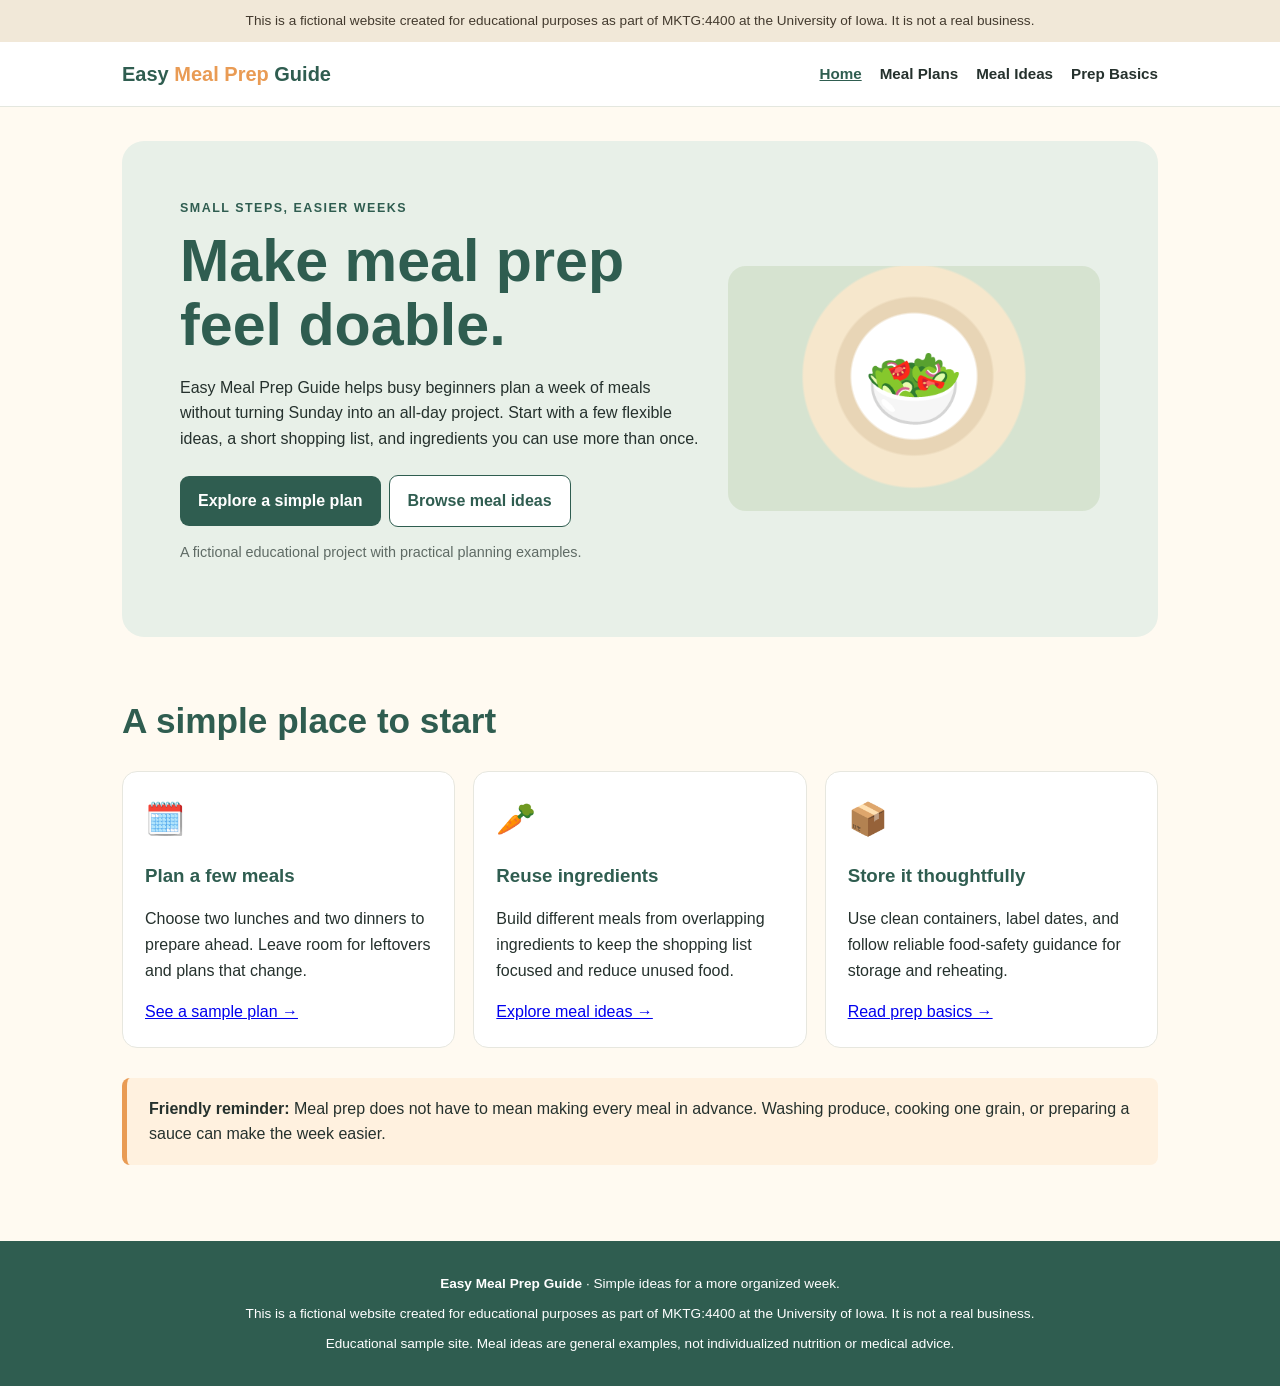
<file: index.html>
<!doctype html>
<html lang="en">
<head>
<meta charset="utf-8">
<meta name="viewport" content="width=device-width, initial-scale=1">
<title>Easy Meal Prep Guide | Simple Weekly Meal Planning</title>
<meta name="description" content="Plan a calmer week with beginner-friendly meal prep tips, a simple weekly plan, and easy recipe ideas from Easy Meal Prep Guide.">
<link rel="stylesheet" href="styles.css">
</head>
<body>
<div class="notice">This is a fictional website created for educational purposes as part of MKTG:4400 at the University of Iowa. It is not a real business.</div>
<header><div class="navwrap"><a class="brand" href="index.html">Easy <span>Meal Prep</span> Guide</a><nav aria-label="Main navigation"><a href="index.html" aria-current="page">Home</a><a href="meal-plans.html">Meal Plans</a><a href="recipes.html">Meal Ideas</a><a href="prep-basics.html">Prep Basics</a></nav></div></header>
<main>

<section class="hero">
 <div><div class="eyebrow">Small steps, easier weeks</div><h1>Make meal prep feel doable.</h1>
 <p>Easy Meal Prep Guide helps busy beginners plan a week of meals without turning Sunday into an all-day project. Start with a few flexible ideas, a short shopping list, and ingredients you can use more than once.</p>
 <a class="button" href="meal-plans.html">Explore a simple plan</a><a class="button secondary" href="recipes.html">Browse meal ideas</a>
 <p class="small">A fictional educational project with practical planning examples.</p></div>
 <div class="plate" role="img" aria-label="Illustration representing a balanced bowl of meal-prep ingredients">🥗</div>
</section>
<section class="section"><h2>A simple place to start</h2><div class="cards">
 <article class="card"><div class="emoji">🗓️</div><h3>Plan a few meals</h3><p>Choose two lunches and two dinners to prepare ahead. Leave room for leftovers and plans that change.</p><a href="meal-plans.html">See a sample plan →</a></article>
 <article class="card"><div class="emoji">🥕</div><h3>Reuse ingredients</h3><p>Build different meals from overlapping ingredients to keep the shopping list focused and reduce unused food.</p><a href="recipes.html">Explore meal ideas →</a></article>
 <article class="card"><div class="emoji">📦</div><h3>Store it thoughtfully</h3><p>Use clean containers, label dates, and follow reliable food-safety guidance for storage and reheating.</p><a href="prep-basics.html">Read prep basics →</a></article>
</div></section>
<div class="callout"><strong>Friendly reminder:</strong> Meal prep does not have to mean making every meal in advance. Washing produce, cooking one grain, or preparing a sauce can make the week easier.</div>

</main>
<footer><p><strong>Easy Meal Prep Guide</strong> · Simple ideas for a more organized week.</p><p>This is a fictional website created for educational purposes as part of MKTG:4400 at the University of Iowa. It is not a real business.</p><p>Educational sample site. Meal ideas are general examples, not individualized nutrition or medical advice.</p></footer>
</body>
</html>
</file>
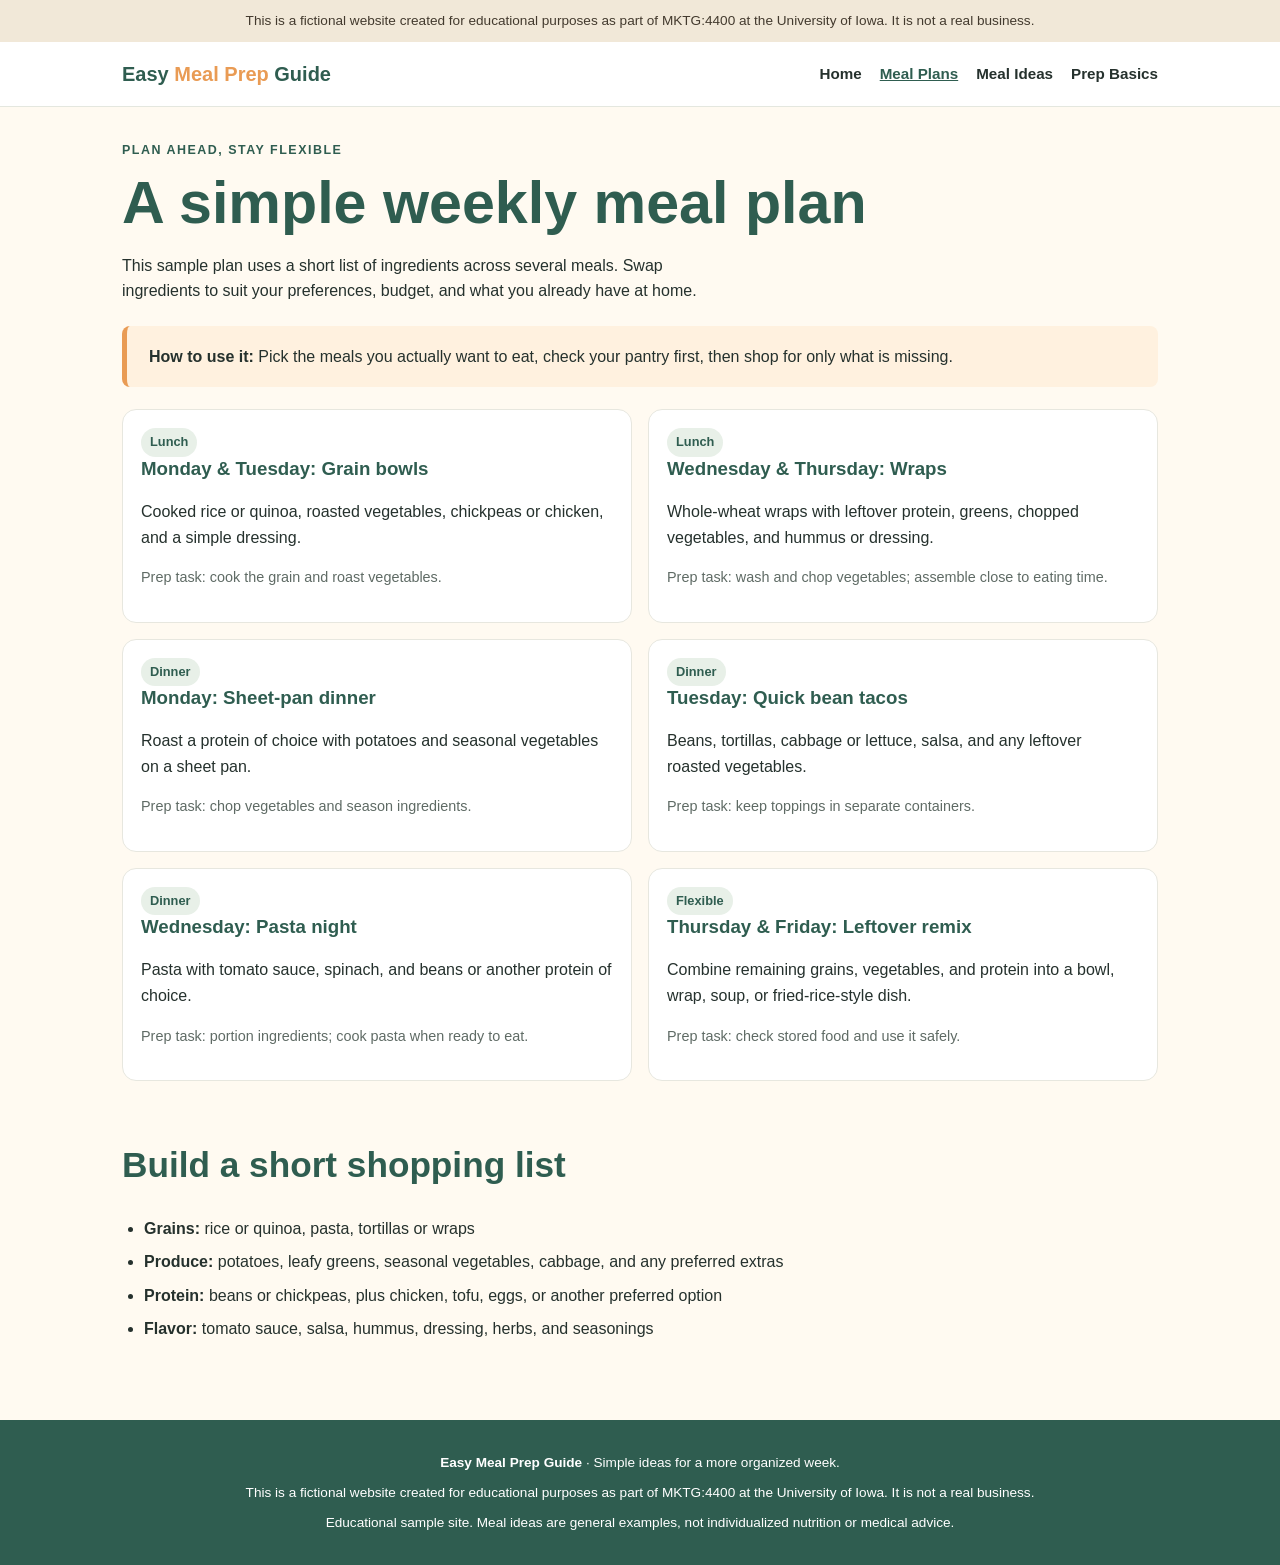
<file: meal-plans.html>
<!doctype html>
<html lang="en">
<head>
<meta charset="utf-8">
<meta name="viewport" content="width=device-width, initial-scale=1">
<title>Simple Weekly Meal Plan | Easy Meal Prep Guide</title>
<meta name="description" content="Use this beginner-friendly sample weekly meal plan to organize a few lunches and dinners with flexible ingredients.">
<link rel="stylesheet" href="styles.css">
</head>
<body>
<div class="notice">This is a fictional website created for educational purposes as part of MKTG:4400 at the University of Iowa. It is not a real business.</div>
<header><div class="navwrap"><a class="brand" href="index.html">Easy <span>Meal Prep</span> Guide</a><nav aria-label="Main navigation"><a href="index.html">Home</a><a href="meal-plans.html" aria-current="page">Meal Plans</a><a href="recipes.html">Meal Ideas</a><a href="prep-basics.html">Prep Basics</a></nav></div></header>
<main>

<div class="eyebrow">Plan ahead, stay flexible</div><h1>A simple weekly meal plan</h1>
<p>This sample plan uses a short list of ingredients across several meals. Swap ingredients to suit your preferences, budget, and what you already have at home.</p>
<div class="callout"><strong>How to use it:</strong> Pick the meals you actually want to eat, check your pantry first, then shop for only what is missing.</div>
<div class="mealgrid">
 <article class="meal"><span class="tag">Lunch</span><h3>Monday & Tuesday: Grain bowls</h3><p>Cooked rice or quinoa, roasted vegetables, chickpeas or chicken, and a simple dressing.</p><p class="small">Prep task: cook the grain and roast vegetables.</p></article>
 <article class="meal"><span class="tag">Lunch</span><h3>Wednesday & Thursday: Wraps</h3><p>Whole-wheat wraps with leftover protein, greens, chopped vegetables, and hummus or dressing.</p><p class="small">Prep task: wash and chop vegetables; assemble close to eating time.</p></article>
 <article class="meal"><span class="tag">Dinner</span><h3>Monday: Sheet-pan dinner</h3><p>Roast a protein of choice with potatoes and seasonal vegetables on a sheet pan.</p><p class="small">Prep task: chop vegetables and season ingredients.</p></article>
 <article class="meal"><span class="tag">Dinner</span><h3>Tuesday: Quick bean tacos</h3><p>Beans, tortillas, cabbage or lettuce, salsa, and any leftover roasted vegetables.</p><p class="small">Prep task: keep toppings in separate containers.</p></article>
 <article class="meal"><span class="tag">Dinner</span><h3>Wednesday: Pasta night</h3><p>Pasta with tomato sauce, spinach, and beans or another protein of choice.</p><p class="small">Prep task: portion ingredients; cook pasta when ready to eat.</p></article>
 <article class="meal"><span class="tag">Flexible</span><h3>Thursday & Friday: Leftover remix</h3><p>Combine remaining grains, vegetables, and protein into a bowl, wrap, soup, or fried-rice-style dish.</p><p class="small">Prep task: check stored food and use it safely.</p></article>
</div>
<section class="section"><h2>Build a short shopping list</h2><ul class="list"><li><strong>Grains:</strong> rice or quinoa, pasta, tortillas or wraps</li><li><strong>Produce:</strong> potatoes, leafy greens, seasonal vegetables, cabbage, and any preferred extras</li><li><strong>Protein:</strong> beans or chickpeas, plus chicken, tofu, eggs, or another preferred option</li><li><strong>Flavor:</strong> tomato sauce, salsa, hummus, dressing, herbs, and seasonings</li></ul></section>

</main>
<footer><p><strong>Easy Meal Prep Guide</strong> · Simple ideas for a more organized week.</p><p>This is a fictional website created for educational purposes as part of MKTG:4400 at the University of Iowa. It is not a real business.</p><p>Educational sample site. Meal ideas are general examples, not individualized nutrition or medical advice.</p></footer>
</body>
</html>
</file>
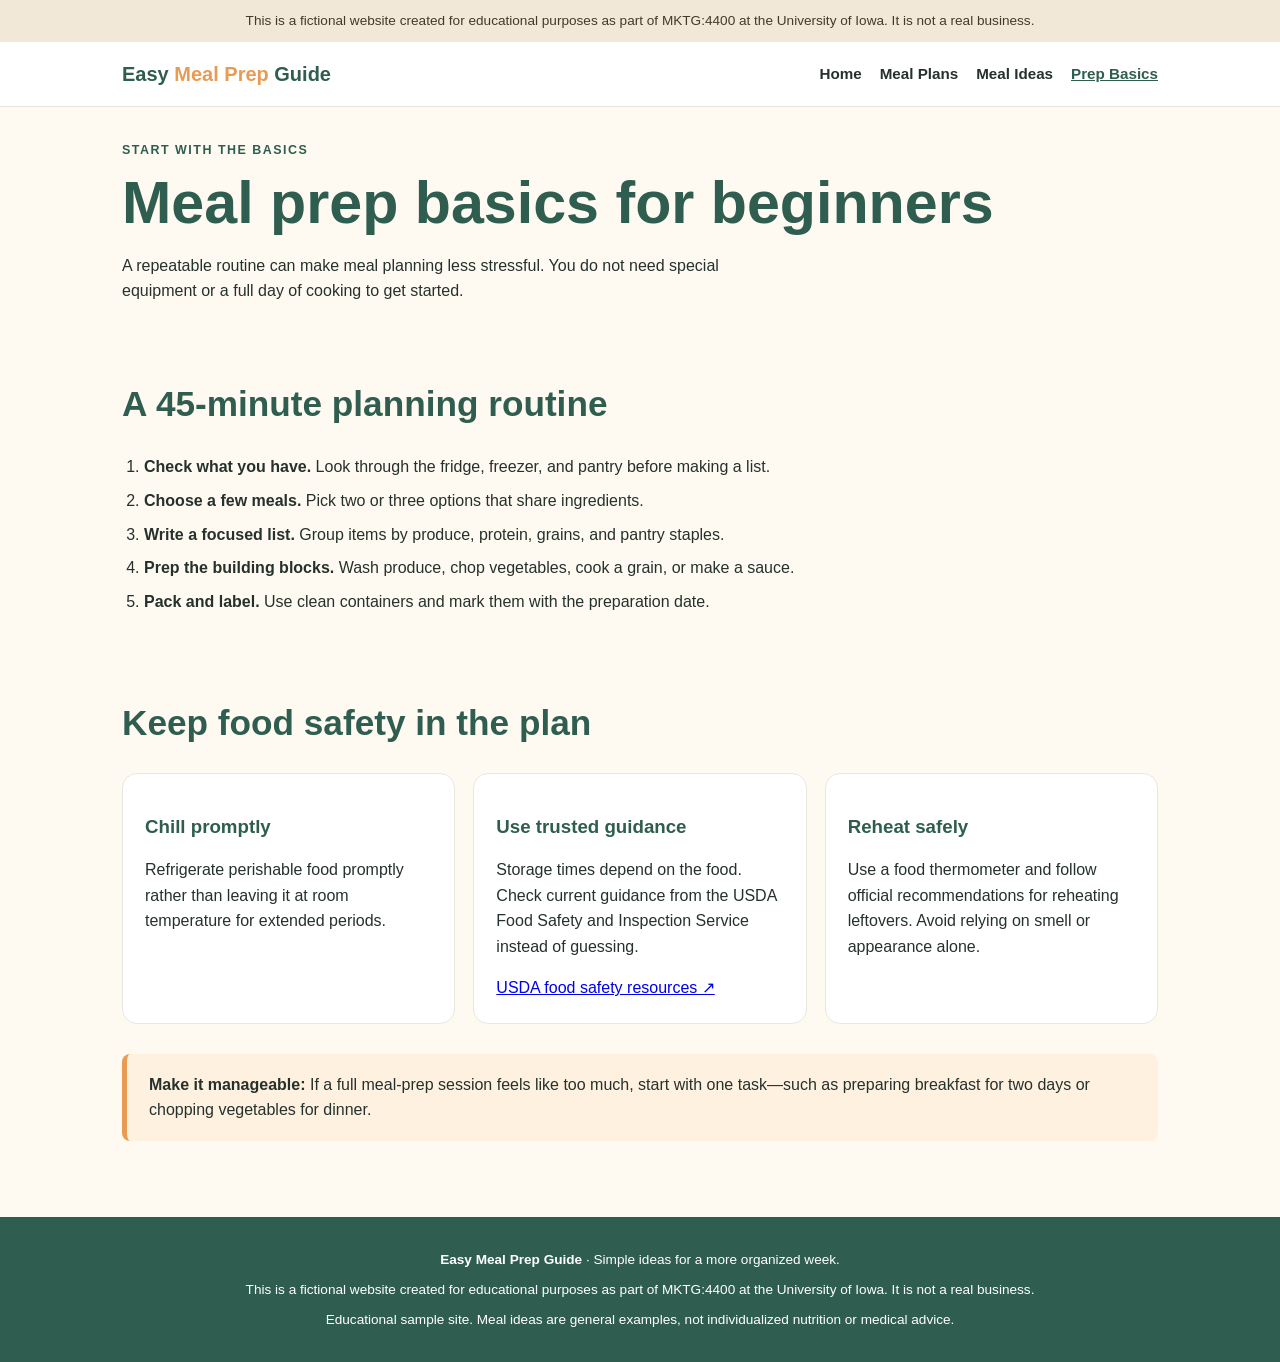
<file: prep-basics.html>
<!doctype html>
<html lang="en">
<head>
<meta charset="utf-8">
<meta name="viewport" content="width=device-width, initial-scale=1">
<title>Meal Prep Basics, Storage and Planning Tips | Easy Meal Prep Guide</title>
<meta name="description" content="Learn beginner meal prep basics, how to organize a prep session, and where to check trustworthy food-storage guidance.">
<link rel="stylesheet" href="styles.css">
</head>
<body>
<div class="notice">This is a fictional website created for educational purposes as part of MKTG:4400 at the University of Iowa. It is not a real business.</div>
<header><div class="navwrap"><a class="brand" href="index.html">Easy <span>Meal Prep</span> Guide</a><nav aria-label="Main navigation"><a href="index.html">Home</a><a href="meal-plans.html">Meal Plans</a><a href="recipes.html">Meal Ideas</a><a href="prep-basics.html" aria-current="page">Prep Basics</a></nav></div></header>
<main>

<div class="eyebrow">Start with the basics</div><h1>Meal prep basics for beginners</h1>
<p>A repeatable routine can make meal planning less stressful. You do not need special equipment or a full day of cooking to get started.</p>
<section class="section"><h2>A 45-minute planning routine</h2><ol class="list"><li><strong>Check what you have.</strong> Look through the fridge, freezer, and pantry before making a list.</li><li><strong>Choose a few meals.</strong> Pick two or three options that share ingredients.</li><li><strong>Write a focused list.</strong> Group items by produce, protein, grains, and pantry staples.</li><li><strong>Prep the building blocks.</strong> Wash produce, chop vegetables, cook a grain, or make a sauce.</li><li><strong>Pack and label.</strong> Use clean containers and mark them with the preparation date.</li></ol></section>
<section class="section"><h2>Keep food safety in the plan</h2><div class="cards">
 <article class="card"><h3>Chill promptly</h3><p>Refrigerate perishable food promptly rather than leaving it at room temperature for extended periods.</p></article>
 <article class="card"><h3>Use trusted guidance</h3><p>Storage times depend on the food. Check current guidance from the USDA Food Safety and Inspection Service instead of guessing.</p><a href="https://www.fsis.usda.gov/food-safety" target="_blank" rel="noopener noreferrer">USDA food safety resources ↗</a></article>
 <article class="card"><h3>Reheat safely</h3><p>Use a food thermometer and follow official recommendations for reheating leftovers. Avoid relying on smell or appearance alone.</p></article>
</div></section>
<div class="callout"><strong>Make it manageable:</strong> If a full meal-prep session feels like too much, start with one task—such as preparing breakfast for two days or chopping vegetables for dinner.</div>

</main>
<footer><p><strong>Easy Meal Prep Guide</strong> · Simple ideas for a more organized week.</p><p>This is a fictional website created for educational purposes as part of MKTG:4400 at the University of Iowa. It is not a real business.</p><p>Educational sample site. Meal ideas are general examples, not individualized nutrition or medical advice.</p></footer>
</body>
</html>
</file>
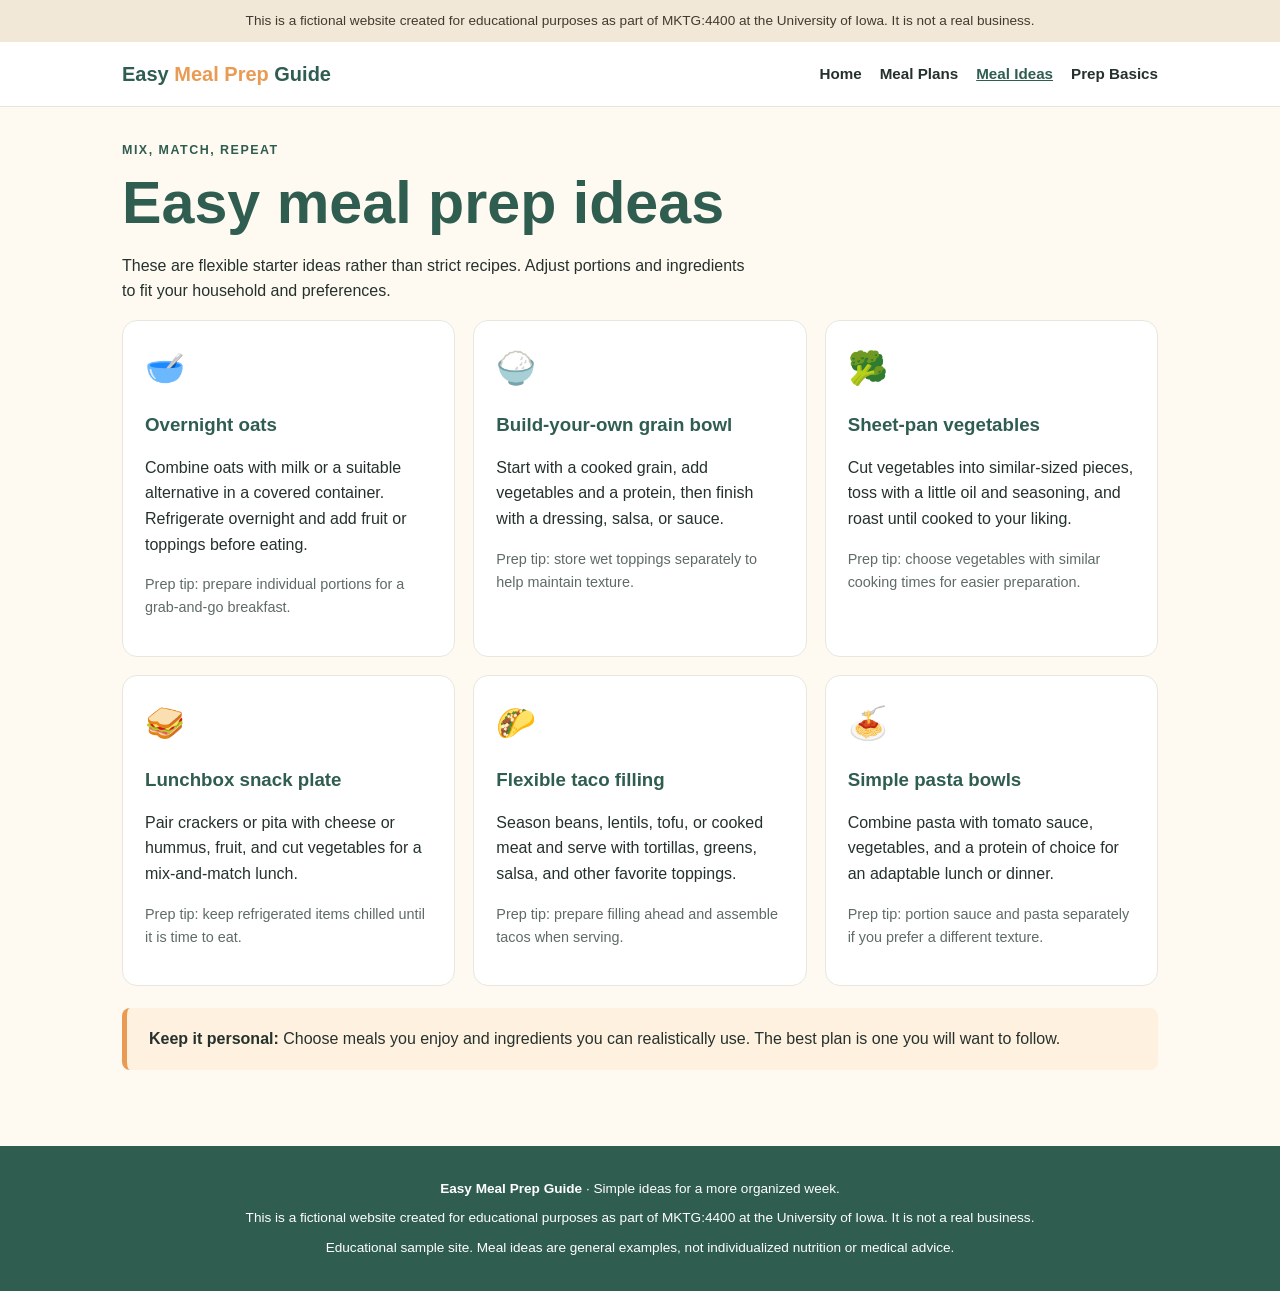
<file: recipes.html>
<!doctype html>
<html lang="en">
<head>
<meta charset="utf-8">
<meta name="viewport" content="width=device-width, initial-scale=1">
<title>Easy Meal Prep Ideas and Recipes | Easy Meal Prep Guide</title>
<meta name="description" content="Find flexible meal-prep ideas for grain bowls, overnight oats, sheet-pan meals, and simple snack boxes.">
<link rel="stylesheet" href="styles.css">
</head>
<body>
<div class="notice">This is a fictional website created for educational purposes as part of MKTG:4400 at the University of Iowa. It is not a real business.</div>
<header><div class="navwrap"><a class="brand" href="index.html">Easy <span>Meal Prep</span> Guide</a><nav aria-label="Main navigation"><a href="index.html">Home</a><a href="meal-plans.html">Meal Plans</a><a href="recipes.html" aria-current="page">Meal Ideas</a><a href="prep-basics.html">Prep Basics</a></nav></div></header>
<main>

<div class="eyebrow">Mix, match, repeat</div><h1>Easy meal prep ideas</h1>
<p>These are flexible starter ideas rather than strict recipes. Adjust portions and ingredients to fit your household and preferences.</p>
<div class="cards">
 <article class="card"><div class="emoji">🥣</div><h3>Overnight oats</h3><p>Combine oats with milk or a suitable alternative in a covered container. Refrigerate overnight and add fruit or toppings before eating.</p><p class="small">Prep tip: prepare individual portions for a grab-and-go breakfast.</p></article>
 <article class="card"><div class="emoji">🍚</div><h3>Build-your-own grain bowl</h3><p>Start with a cooked grain, add vegetables and a protein, then finish with a dressing, salsa, or sauce.</p><p class="small">Prep tip: store wet toppings separately to help maintain texture.</p></article>
 <article class="card"><div class="emoji">🥦</div><h3>Sheet-pan vegetables</h3><p>Cut vegetables into similar-sized pieces, toss with a little oil and seasoning, and roast until cooked to your liking.</p><p class="small">Prep tip: choose vegetables with similar cooking times for easier preparation.</p></article>
 <article class="card"><div class="emoji">🥪</div><h3>Lunchbox snack plate</h3><p>Pair crackers or pita with cheese or hummus, fruit, and cut vegetables for a mix-and-match lunch.</p><p class="small">Prep tip: keep refrigerated items chilled until it is time to eat.</p></article>
 <article class="card"><div class="emoji">🌮</div><h3>Flexible taco filling</h3><p>Season beans, lentils, tofu, or cooked meat and serve with tortillas, greens, salsa, and other favorite toppings.</p><p class="small">Prep tip: prepare filling ahead and assemble tacos when serving.</p></article>
 <article class="card"><div class="emoji">🍝</div><h3>Simple pasta bowls</h3><p>Combine pasta with tomato sauce, vegetables, and a protein of choice for an adaptable lunch or dinner.</p><p class="small">Prep tip: portion sauce and pasta separately if you prefer a different texture.</p></article>
</div>
<div class="callout"><strong>Keep it personal:</strong> Choose meals you enjoy and ingredients you can realistically use. The best plan is one you will want to follow.</div>

</main>
<footer><p><strong>Easy Meal Prep Guide</strong> · Simple ideas for a more organized week.</p><p>This is a fictional website created for educational purposes as part of MKTG:4400 at the University of Iowa. It is not a real business.</p><p>Educational sample site. Meal ideas are general examples, not individualized nutrition or medical advice.</p></footer>
</body>
</html>
</file>
<file: styles.css>
:root{--green:#2f5d50;--sage:#e8f0e8;--cream:#fffaf1;--orange:#e99b54;--ink:#25312d;--muted:#5f6b65}
*{box-sizing:border-box}html{scroll-behavior:smooth}body{margin:0;font-family:Arial,Helvetica,sans-serif;color:var(--ink);background:var(--cream);line-height:1.6}
.notice{background:#f1e8d8;color:#433a2e;padding:10px 18px;text-align:center;font-size:.85rem}
header{background:#fff;border-bottom:1px solid #e4e7df}.navwrap{max-width:1080px;margin:auto;padding:16px 22px;display:flex;align-items:center;justify-content:space-between;gap:18px;flex-wrap:wrap}
.brand{font-size:1.25rem;font-weight:800;color:var(--green);text-decoration:none}.brand span{color:var(--orange)}nav{display:flex;gap:18px;flex-wrap:wrap}nav a{color:var(--ink);font-weight:700;text-decoration:none;font-size:.95rem}nav a:hover,nav a[aria-current=page]{color:var(--green);text-decoration:underline}
main{max-width:1080px;margin:0 auto;padding:34px 22px 54px}.hero{background:var(--sage);border-radius:22px;padding:clamp(26px,5vw,58px);display:grid;grid-template-columns:1.4fr 1fr;gap:28px;align-items:center}
.eyebrow{text-transform:uppercase;letter-spacing:.12em;font-weight:800;font-size:.78rem;color:var(--green)}h1{font-size:clamp(2.2rem,5vw,3.7rem);line-height:1.08;margin:10px 0 18px;color:var(--green)}h2{line-height:1.2;color:var(--green);font-size:clamp(1.5rem,3vw,2.2rem)}h3{color:var(--green);line-height:1.25}p{max-width:70ch}.button{display:inline-block;background:var(--green);color:#fff;text-decoration:none;font-weight:700;padding:12px 18px;border-radius:9px;margin:8px 8px 0 0}.button.secondary{background:#fff;color:var(--green);border:1px solid var(--green)}
.plate{min-height:245px;border-radius:18px;background:radial-gradient(circle at 50% 45%,#fff 0 27%,#e8d5b6 28% 34%,#f6e7cc 35% 48%,#d6e3d0 49% 100%);display:flex;align-items:center;justify-content:center;font-size:5rem}
.section{padding:34px 0 8px}.cards{display:grid;grid-template-columns:repeat(3,1fr);gap:18px}.card{background:#fff;border:1px solid #e7e7df;border-radius:15px;padding:22px}.card .emoji{font-size:2rem}.tag{display:inline-block;background:var(--sage);color:var(--green);font-weight:700;padding:4px 9px;border-radius:20px;font-size:.8rem}
.callout{background:#fff1df;border-left:5px solid var(--orange);padding:18px 22px;border-radius:8px;margin:22px 0}.list{padding-left:22px}.list li{margin:8px 0}.mealgrid{display:grid;grid-template-columns:repeat(2,1fr);gap:16px}.meal{background:#fff;border:1px solid #e7e7df;border-radius:14px;padding:18px}.meal h3{margin-top:0}.small{font-size:.9rem;color:var(--muted)}footer{background:var(--green);color:#fff;padding:24px 18px;text-align:center}footer p{margin:8px auto;max-width:900px;font-size:.85rem}footer a{color:#fff}
@media(max-width:700px){.hero{grid-template-columns:1fr}.plate{min-height:170px}.cards,.mealgrid{grid-template-columns:1fr}.navwrap{align-items:flex-start}nav{gap:12px}}
</file>
